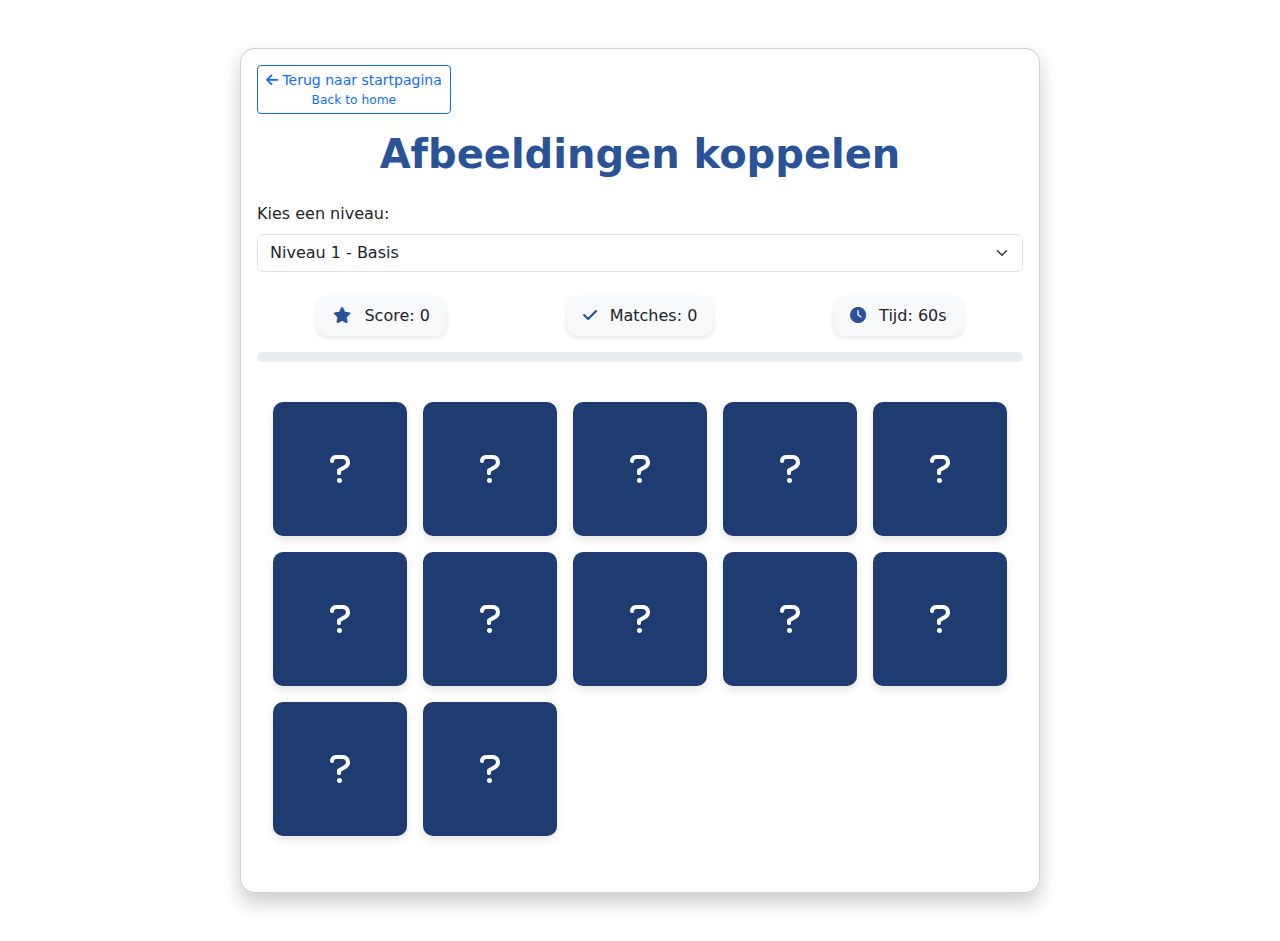
<file: afbeeldingen-spel.html>
<!DOCTYPE html>
<html lang="nl">
<head>
    <meta charset="UTF-8">
    <meta name="viewport" content="width=device-width, initial-scale=1.0">
    <title>Afbeeldingen koppelen | Match Images</title>
    <link href="https://cdn.jsdelivr.net/npm/bootstrap@5.3.0/dist/css/bootstrap.min.css" rel="stylesheet">
    <link rel="stylesheet" href="https://cdnjs.cloudflare.com/ajax/libs/font-awesome/6.0.0/css/all.min.css">
    <link rel="stylesheet" href="game-styles.css">
</head>
<body class="bg-gradient">
    <div class="container py-5">
        <div class="card main-card">
            <div class="card-body">
                <a href="index.html" class="btn btn-sm btn-outline-primary mb-3">
                    <i class="fas fa-arrow-left"></i> Terug naar startpagina
                    <small class="d-block">Back to home</small>
                </a>
                <h1 class="text-center mb-4 game-title">Afbeeldingen koppelen</h1>
                <div id="game">
                    <div id="level-container" class="mb-4"></div>
                    <div class="game-info mb-4">
                        <div class="stats-container">
                            <div class="stat-item">
                                <i class="fas fa-star"></i>
                                <span>Score: <span id="score">0</span></span>
                            </div>
                            <div class="stat-item">
                                <i class="fas fa-check"></i>
                                <span>Matches: <span id="matches">0</span></span>
                            </div>
                            <div class="stat-item">
                                <i class="fas fa-clock"></i>
                                <span>Tijd: <span id="timer">60</span>s</span>
                            </div>
                        </div>
                        <div class="progress mt-3">
                            <div id="progress-bar" class="progress-bar" role="progressbar"></div>
                        </div>
                    </div>
                    <div id="game-grid" class="match-grid mb-4">
                        <!-- Kartlar JavaScript ile eklenecek -->
                    </div>
                    <div id="feedback-container"></div>
                </div>
                <div id="game-over" style="display: none;">
                    <div class="text-center">
                        <h2 class="mb-4">🎮 Spel afgelopen! 🎮</h2>
                        <div class="final-stats mb-4">
                            <div class="stat-box">
                                <h3>Totale score</h3>
                                <span id="final-score">0</span>
                            </div>
                            <div class="stat-box">
                                <h3>Gevonden matches</h3>
                                <span id="final-matches">0</span>
                            </div>
                        </div>
                        <button class="btn btn-primary btn-lg" onclick="restartGame()">
                            🔄 Opnieuw spelen
                        </button>
                    </div>
                </div>
            </div>
        </div>
    </div>
    <script src="afbeeldingen-spel.js"></script>
</body>
</html>
</file>
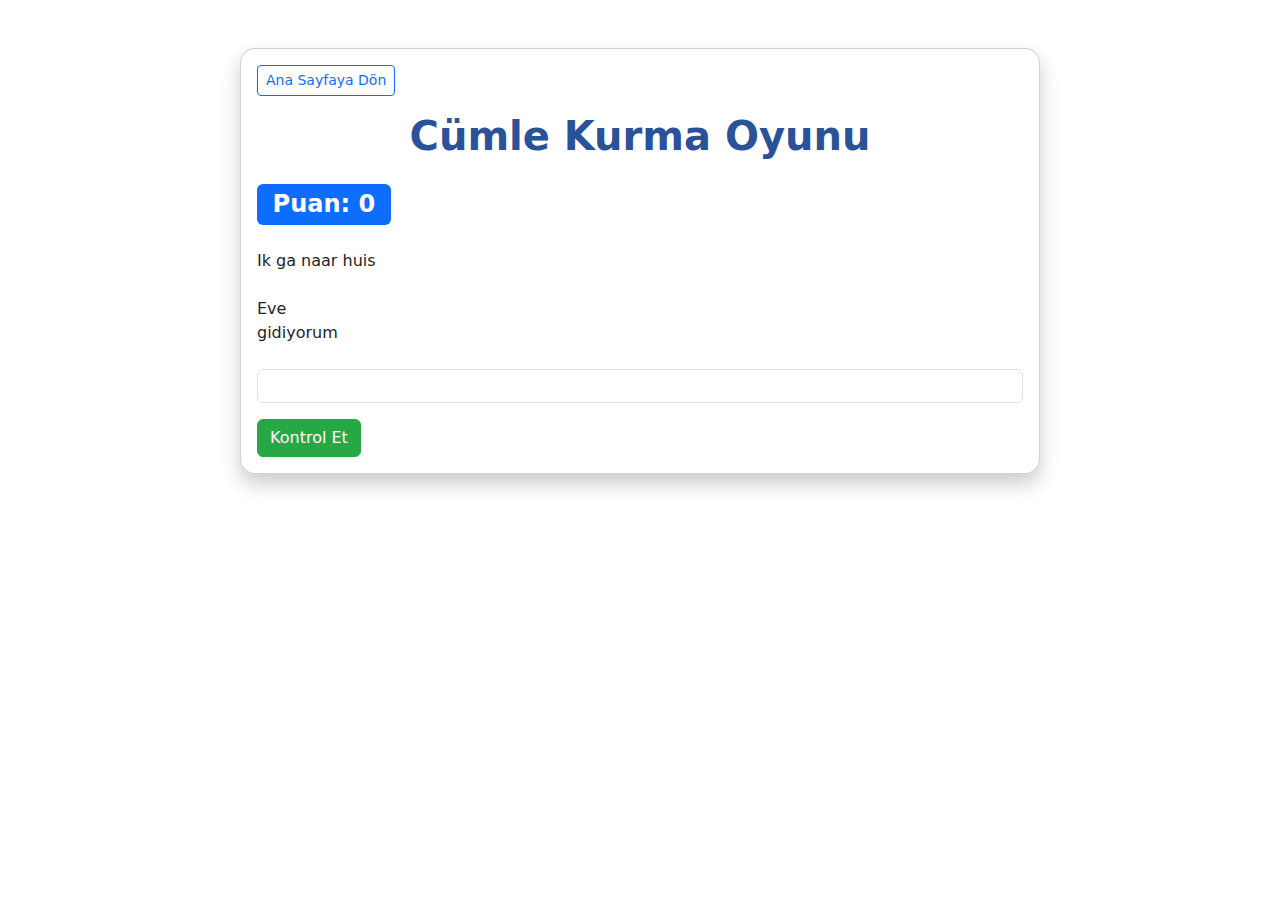
<file: cumle-oyunu.html>
<!DOCTYPE html>
<html lang="nl">
<head>
    <meta charset="UTF-8">
    <meta name="viewport" content="width=device-width, initial-scale=1.0">
    <title>Felemenkçe Cümle Kurma Oyunu</title>
    <link href="https://cdn.jsdelivr.net/npm/bootstrap@5.3.0/dist/css/bootstrap.min.css" rel="stylesheet">
    <link rel="stylesheet" href="game-styles.css">
</head>
<body class="bg-gradient">
    <div class="container py-5">
        <div class="card main-card">
            <div class="card-body">
                <a href="index.html" class="btn btn-sm btn-outline-primary mb-3">
                    <i class="fas fa-arrow-left"></i> Ana Sayfaya Dön
                </a>
                <h1 class="text-center mb-4 game-title">Cümle Kurma Oyunu</h1>
                <div id="game">
                    <div class="score-board mb-4">
                        <span class="badge bg-primary fs-4">Puan: <span id="score">0</span></span>
                    </div>
                    <div id="sentence-display" class="sentence-area mb-4"></div>
                    <div id="words-container" class="words-area mb-4"></div>
                    <div class="answer-area mb-3">
                        <div id="answer-box" class="p-3 border rounded"></div>
                    </div>
                    <button class="btn btn-success" onclick="checkSentence()">Kontrol Et</button>
                </div>
                <div id="game-over" style="display: none;">
                    <div class="text-center">
                        <h2 class="mb-4">🎮 Oyun Bitti! 🎮</h2>
                        <div class="final-score-board mb-4">
                            <h3>Toplam Puanınız: <span id="final-score">0</span></h3>
                        </div>
                        <button class="btn btn-primary btn-lg" onclick="restartGame()">
                            🔄 Yeniden Başlat
                        </button>
                    </div>
                </div>
            </div>
        </div>
    </div>
    <script src="cumle-oyunu.js"></script>
</body>
</html>
</file>
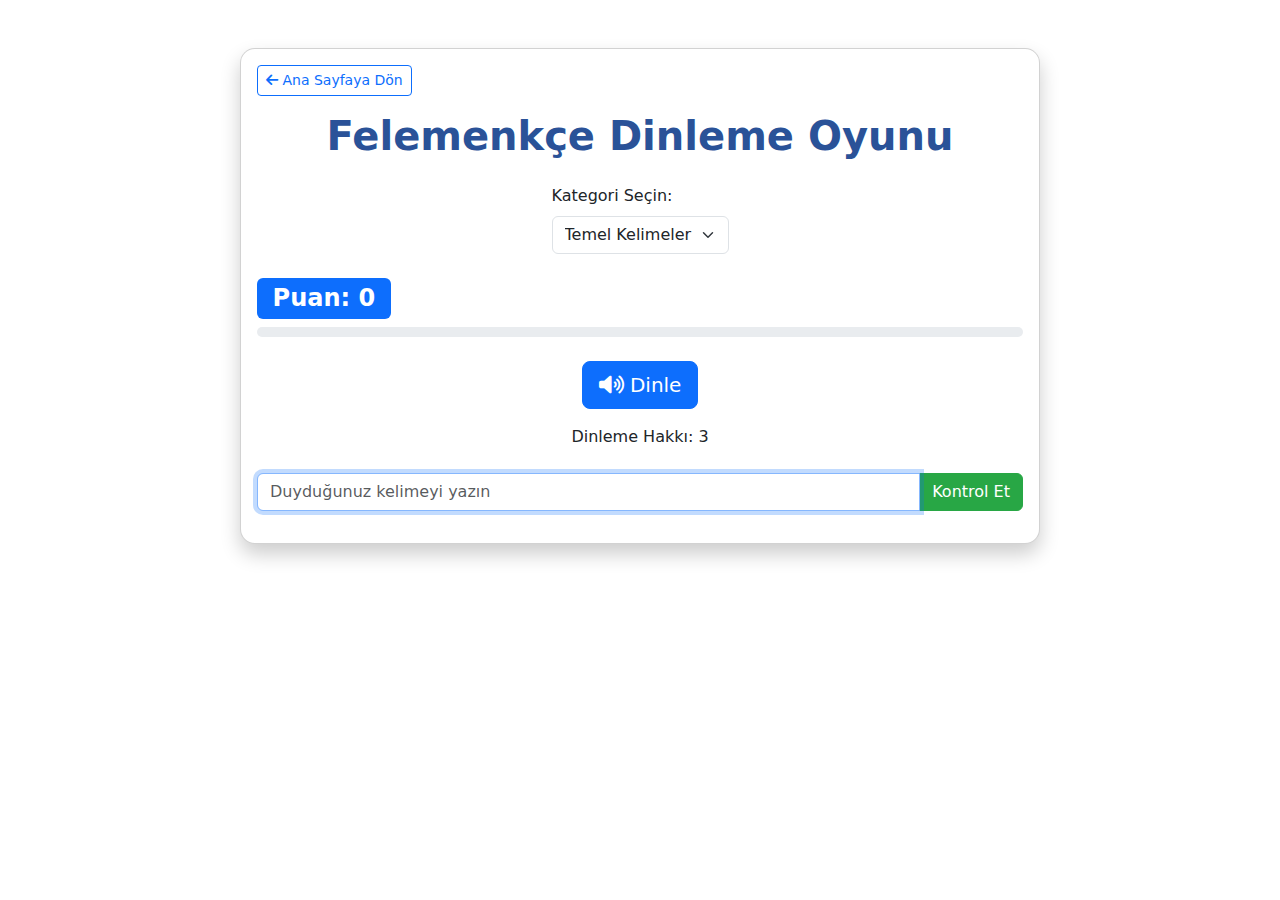
<file: dinleme-oyunu.html>
<!DOCTYPE html>
<html lang="nl">
<head>
    <meta charset="UTF-8">
    <meta name="viewport" content="width=device-width, initial-scale=1.0">
    <title>Felemenkçe Dinleme Oyunu</title>
    <link href="https://cdn.jsdelivr.net/npm/bootstrap@5.3.0/dist/css/bootstrap.min.css" rel="stylesheet">
    <link rel="stylesheet" href="https://cdnjs.cloudflare.com/ajax/libs/font-awesome/6.0.0/css/all.min.css">
    <link rel="stylesheet" href="game-styles.css">
</head>
<body class="bg-gradient">
    <div class="container py-5">
        <div class="card main-card">
            <div class="card-body">
                <a href="index.html" class="btn btn-sm btn-outline-primary mb-3">
                    <i class="fas fa-arrow-left"></i> Ana Sayfaya Dön
                </a>
                <h1 class="text-center mb-4 game-title">Felemenkçe Dinleme Oyunu</h1>
                <div id="game">
                    <div id="category-container" class="mb-4"></div>
                    <div class="game-info mb-4">
                        <div class="score-board">
                            <span class="badge bg-primary fs-4">Puan: <span id="score">0</span></span>
                        </div>
                        <div class="progress mt-2">
                            <div id="progress-bar" class="progress-bar" role="progressbar"></div>
                        </div>
                    </div>
                    <div class="listen-section text-center mb-4">
                        <button id="listen-btn" class="btn btn-lg btn-primary mb-3" onclick="playWord()">
                            <i class="fas fa-volume-up"></i> Dinle
                        </button>
                        <div class="attempts-left">
                            Dinleme Hakkı: <span id="attempts">3</span>
                        </div>
                    </div>
                    <div class="input-group mb-3">
                        <input type="text" id="answer" class="form-control" placeholder="Duyduğunuz kelimeyi yazın">
                        <button class="btn btn-success" onclick="checkAnswer()">Kontrol Et</button>
                    </div>
                    <div id="feedback-container"></div>
                </div>
                <div id="game-over" style="display: none;">
                    <div class="text-center">
                        <h2 class="mb-4">🎮 Oyun Bitti! 🎮</h2>
                        <div class="final-score-board mb-4">
                            <h3>Toplam Puanınız: <span id="final-score">0</span></h3>
                        </div>
                        <button class="btn btn-primary btn-lg" onclick="restartGame()">
                            🔄 Yeniden Başlat
                        </button>
                    </div>
                </div>
            </div>
        </div>
    </div>
    <script src="dinleme-oyunu.js"></script>
</body>
</html>
</file>
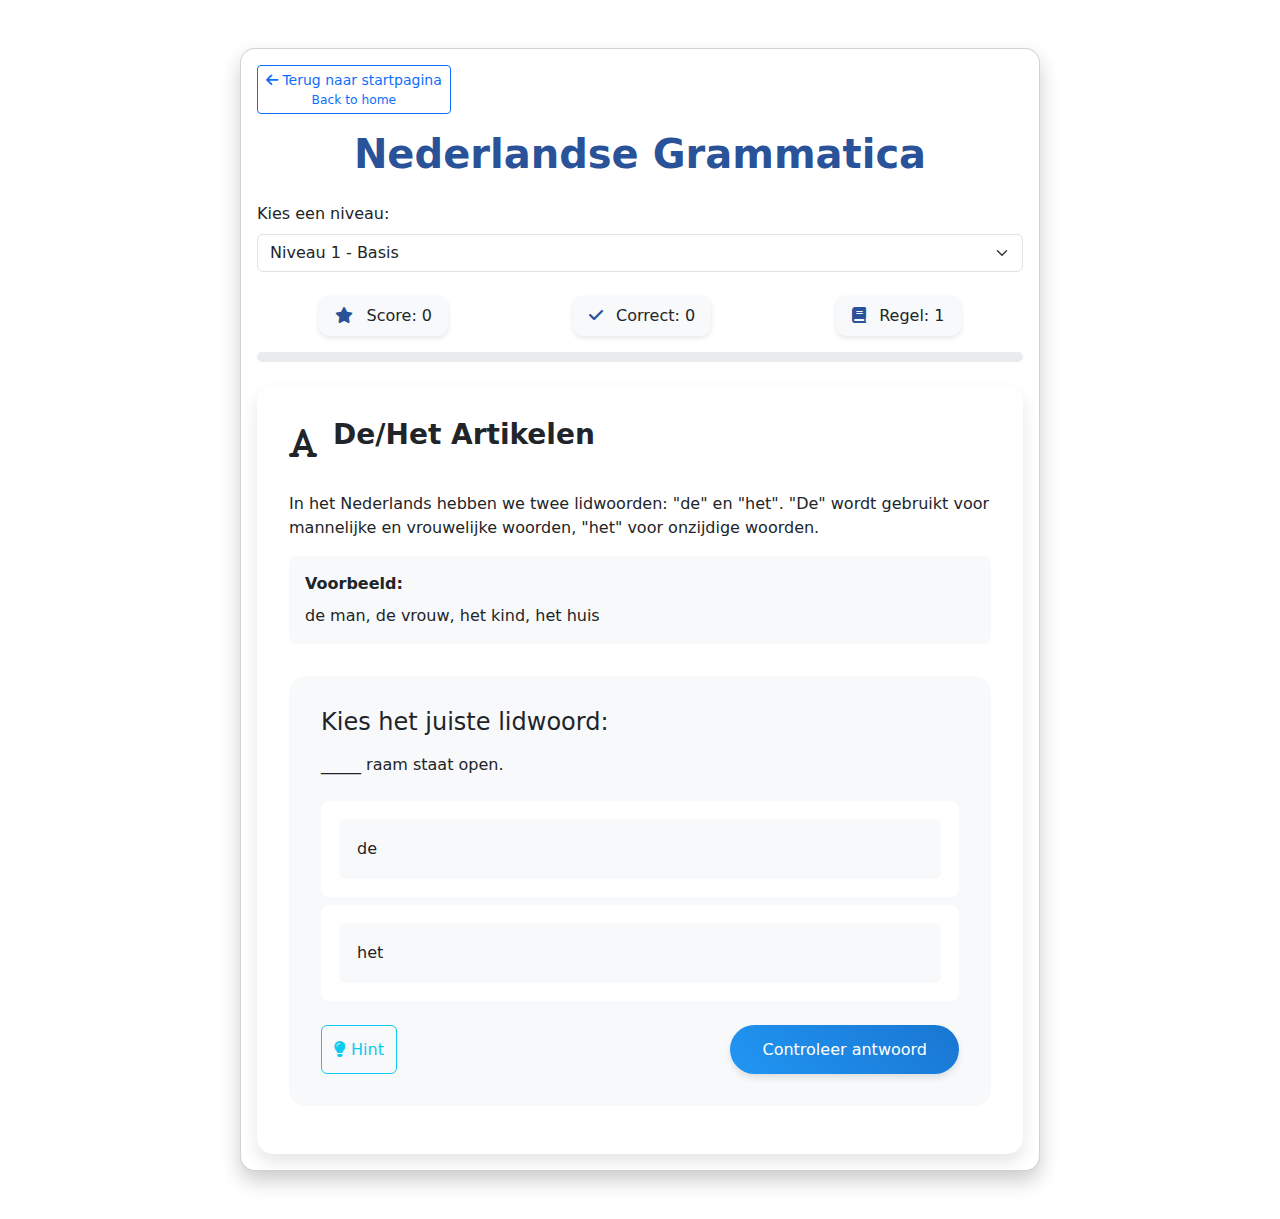
<file: grammatica-spel.html>
<!DOCTYPE html>
<html lang="nl">
<head>
    <meta charset="UTF-8">
    <meta name="viewport" content="width=device-width, initial-scale=1.0">
    <title>Nederlandse Grammatica | Grammar Exercises</title>
    <link href="https://cdn.jsdelivr.net/npm/bootstrap@5.3.0/dist/css/bootstrap.min.css" rel="stylesheet">
    <link rel="stylesheet" href="https://cdnjs.cloudflare.com/ajax/libs/font-awesome/6.0.0/css/all.min.css">
    <link rel="stylesheet" href="game-styles.css">
</head>
<body class="bg-gradient">
    <div class="container py-5">
        <div class="card main-card">
            <div class="card-body">
                <a href="index.html" class="btn btn-sm btn-outline-primary mb-3">
                    <i class="fas fa-arrow-left"></i> Terug naar startpagina
                    <small class="d-block">Back to home</small>
                </a>
                
                <h1 class="text-center mb-4 game-title">Nederlandse Grammatica</h1>
                
                <div id="game">
                    <div id="level-container" class="mb-4"></div>
                    
                    <div class="game-info mb-4">
                        <div class="stats-container">
                            <div class="stat-item">
                                <i class="fas fa-star"></i>
                                <span>Score: <span id="score">0</span></span>
                            </div>
                            <div class="stat-item">
                                <i class="fas fa-check"></i>
                                <span>Correct: <span id="correct-count">0</span></span>
                            </div>
                            <div class="stat-item">
                                <i class="fas fa-book"></i>
                                <span>Regel: <span id="grammar-rule">1</span></span>
                            </div>
                        </div>
                        <div class="progress mt-3">
                            <div id="progress-bar" class="progress-bar" role="progressbar"></div>
                        </div>
                    </div>
                    
                    <div class="grammar-content">
                        <div class="rule-section mb-4">
                            <div class="rule-header">
                                <i id="rule-icon" class="fas fa-font"></i>
                                <h3 id="rule-title" class="mb-3">Grammatica Regel</h3>
                            </div>
                            <p id="rule-description" class="mb-3"></p>
                            <div class="example-box">
                                <strong>Voorbeeld:</strong>
                                <p id="rule-example" class="mb-0"></p>
                            </div>
                        </div>
                        
                        <div class="exercise-section">
                            <h4 id="exercise-question" class="mb-3"></h4>
                            <p id="exercise-context" class="mb-4"></p>
                            
                            <div id="answer-options" class="mb-4">
                                <!-- Seçenekler JavaScript ile eklenecek -->
                            </div>
                            
                            <div class="d-flex justify-content-between">
                                <button class="btn btn-outline-info" onclick="showHint()">
                                    <i class="fas fa-lightbulb"></i> Hint
                                </button>
                                <button class="btn btn-primary" onclick="checkAnswer()">
                                    Controleer antwoord
                                </button>
                            </div>
                        </div>
                        
                        <div id="feedback-container" class="mt-3"></div>
                    </div>
                </div>
                
                <div id="game-over" style="display: none;">
                    <div class="text-center">
                        <h2 class="mb-4">🎓 Oefening voltooid! 🎓</h2>
                        <div class="final-stats mb-4">
                            <div class="stat-box">
                                <h3>Totale score</h3>
                                <span id="final-score">0</span>
                            </div>
                            <div class="stat-box">
                                <h3>Correcte antwoorden</h3>
                                <span id="final-correct">0</span>
                            </div>
                        </div>
                        
                        <div class="learned-rules mb-4">
                            <h3>Geleerde grammaticaregels:</h3>
                            <ul id="learned-rules-list" class="list-unstyled">
                                <!-- Öğrenilen kurallar JavaScript ile eklenecek -->
                            </ul>
                        </div>
                        
                        <button class="btn btn-lg btn-primary" onclick="restartGame()">
                            <i class="fas fa-redo"></i> Opnieuw beginnen
                        </button>
                    </div>
                </div>
            </div>
        </div>
    </div>
    
    <script src="grammatica-spel.js"></script>
</body>
</html>
</file>
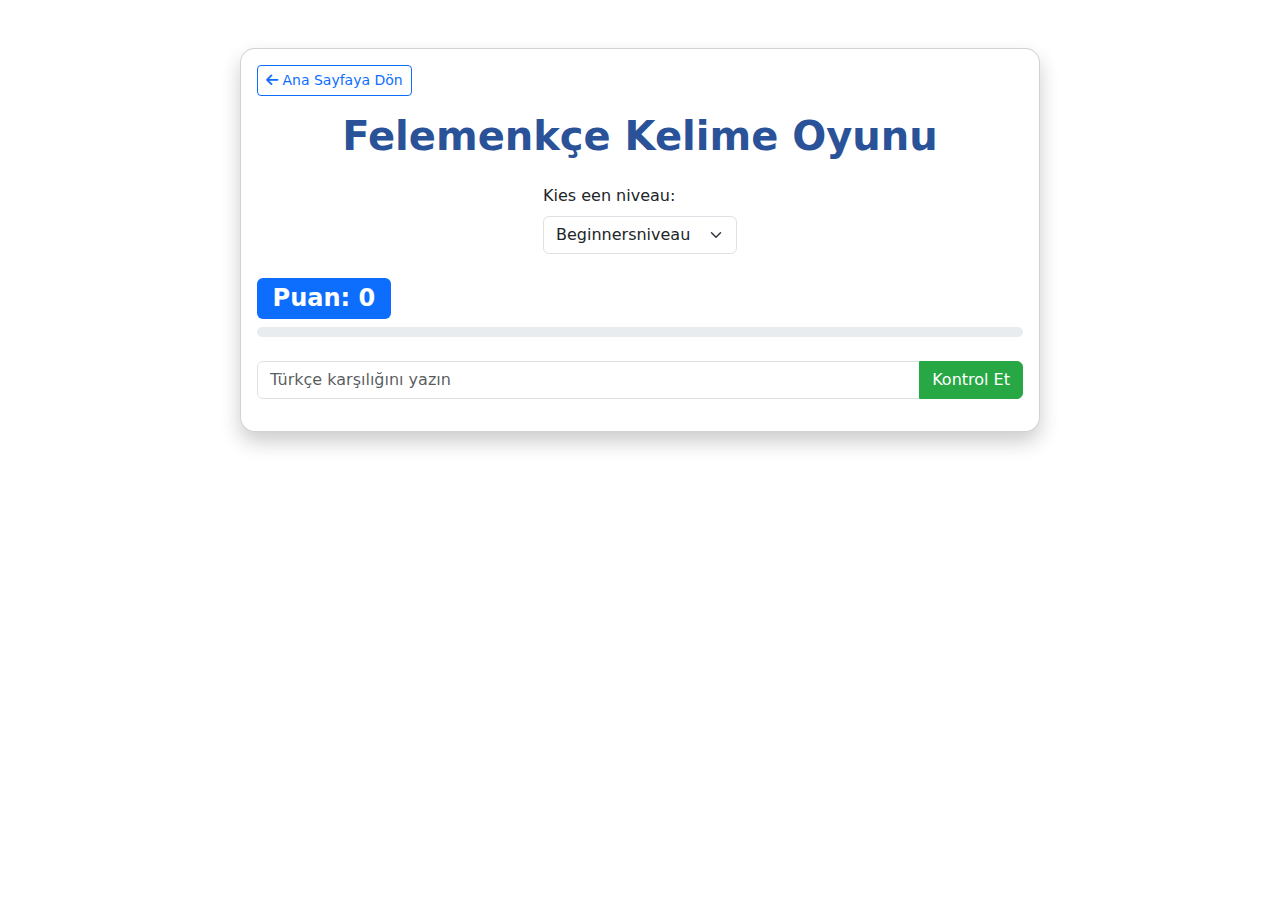
<file: kelime-oyunu.html>
<!DOCTYPE html>
<html lang="nl">
<head>
    <meta charset="UTF-8">
    <meta name="viewport" content="width=device-width, initial-scale=1.0">
    <title>Felemenkçe Kelime Oyunu</title>
    <link href="https://cdn.jsdelivr.net/npm/bootstrap@5.3.0/dist/css/bootstrap.min.css" rel="stylesheet">
    <link rel="stylesheet" href="https://cdnjs.cloudflare.com/ajax/libs/font-awesome/6.0.0/css/all.min.css">
    <link rel="stylesheet" href="game-styles.css">
</head>
<body class="bg-gradient">
    <div class="container py-5">
        <div class="card main-card">
            <div class="card-body">
                <a href="index.html" class="btn btn-sm btn-outline-primary mb-3">
                    <i class="fas fa-arrow-left"></i> Ana Sayfaya Dön
                </a>
                <h1 class="text-center mb-4 game-title">Felemenkçe Kelime Oyunu</h1>
                <div id="game">
                    <div id="category-container" class="mb-4"></div>
                    <div class="game-info mb-4">
                        <div class="score-board">
                            <span class="badge bg-primary fs-4">Puan: <span id="score">0</span></span>
                        </div>
                        <div class="progress mt-2">
                            <div id="progress-bar" class="progress-bar" role="progressbar"></div>
                        </div>
                    </div>
                    <div id="word-display" class="dutch-word"></div>
                    <div class="input-group mb-3">
                        <input type="text" id="answer" class="form-control" placeholder="Türkçe karşılığını yazın">
                        <button class="btn btn-success" onclick="checkAnswer()">Kontrol Et</button>
                    </div>
                    <div id="feedback-container"></div>
                </div>
                <div id="game-over" style="display: none;">
                    <div class="text-center">
                        <h2 class="mb-4">🎮 Oyun Bitti! 🎮</h2>
                        <div class="final-score-board mb-4">
                            <h3>Toplam Puanınız: <span id="final-score">0</span></h3>
                        </div>
                        <button class="btn btn-primary btn-lg" onclick="restartGame()">
                            🔄 Yeniden Başlat
                        </button>
                    </div>
                </div>
            </div>
        </div>
    </div>
    <script src="kelime-oyunu.js"></script>
</body>
</html>
</file>
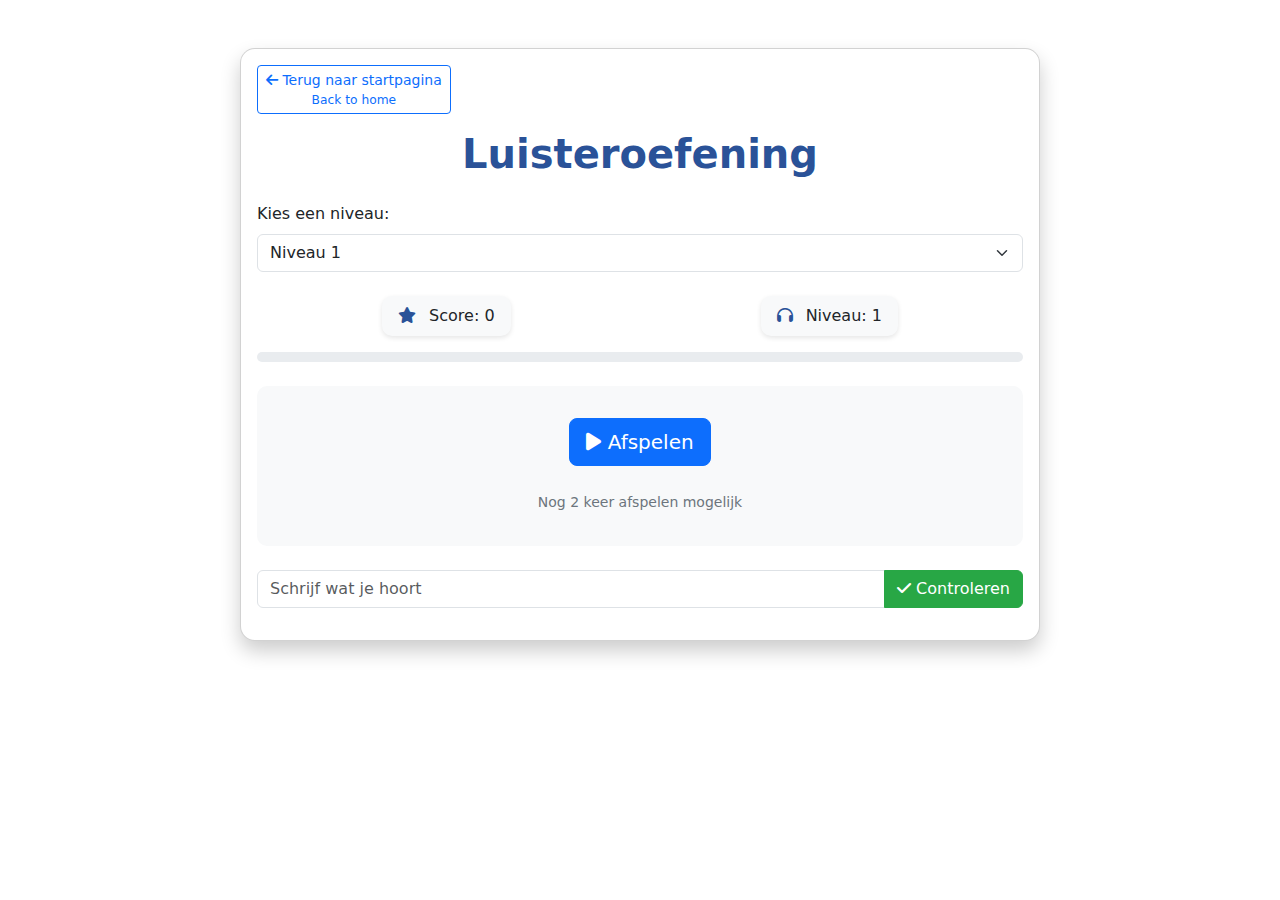
<file: luister-spel.html>
<!DOCTYPE html>
<html lang="nl">
<head>
    <meta charset="UTF-8">
    <meta name="viewport" content="width=device-width, initial-scale=1.0">
    <title>Luisteroefening</title>
    <link href="https://cdn.jsdelivr.net/npm/bootstrap@5.3.0/dist/css/bootstrap.min.css" rel="stylesheet">
    <link rel="stylesheet" href="https://cdnjs.cloudflare.com/ajax/libs/font-awesome/6.0.0/css/all.min.css">
    <link rel="stylesheet" href="game-styles.css">
</head>
<body class="bg-gradient">
    <div class="container py-5">
        <div class="card main-card">
            <div class="card-body">
                <a href="index.html" class="btn btn-sm btn-outline-primary mb-3">
                    <i class="fas fa-arrow-left"></i> Terug naar startpagina
                    <small class="d-block">Back to home</small>
                </a>
                <h1 class="text-center mb-4 game-title">Luisteroefening</h1>
                <div id="game">
                    <div id="level-container" class="mb-4"></div>
                    <div class="game-info mb-4">
                        <div class="stats-container">
                            <div class="stat-item">
                                <i class="fas fa-star"></i>
                                <span>Score: <span id="score">0</span></span>
                            </div>
                            <div class="stat-item">
                                <i class="fas fa-headphones"></i>
                                <span>Niveau: <span id="current-level">1</span></span>
                            </div>
                        </div>
                        <div class="progress mt-3">
                            <div id="progress-bar" class="progress-bar" role="progressbar"></div>
                        </div>
                    </div>
                    <div class="audio-section text-center mb-4">
                        <button id="play-button" class="btn btn-lg btn-primary mb-3">
                            <i class="fas fa-play"></i> Afspelen
                        </button>
                        <div class="plays-left">
                            <small>Nog <span id="plays-left">2</span> keer afspelen mogelijk</small>
                        </div>
                    </div>
                    <div class="input-group mb-3">
                        <input type="text" id="answer" class="form-control" placeholder="Schrijf wat je hoort">
                        <button class="btn btn-success" onclick="checkAnswer()">
                            <i class="fas fa-check"></i> Controleren
                        </button>
                    </div>
                    <div id="feedback-container"></div>
                </div>
                <div id="game-over" style="display: none;">
                    <div class="text-center">
                        <h2 class="mb-4">🎮 Oefening afgelopen! 🎮</h2>
                        <div class="final-stats mb-4">
                            <div class="stat-box">
                                <h3>Totale score</h3>
                                <span id="final-score">0</span>
                            </div>
                            <div class="stat-box">
                                <h3>Bereikt niveau</h3>
                                <span id="final-level">1</span>
                            </div>
                        </div>
                        <button class="btn btn-primary btn-lg" onclick="restartGame()">
                            🔄 Opnieuw spelen
                        </button>
                    </div>
                </div>
            </div>
        </div>
    </div>
    <script src="luister-spel.js"></script>
</body>
</html>
</file>
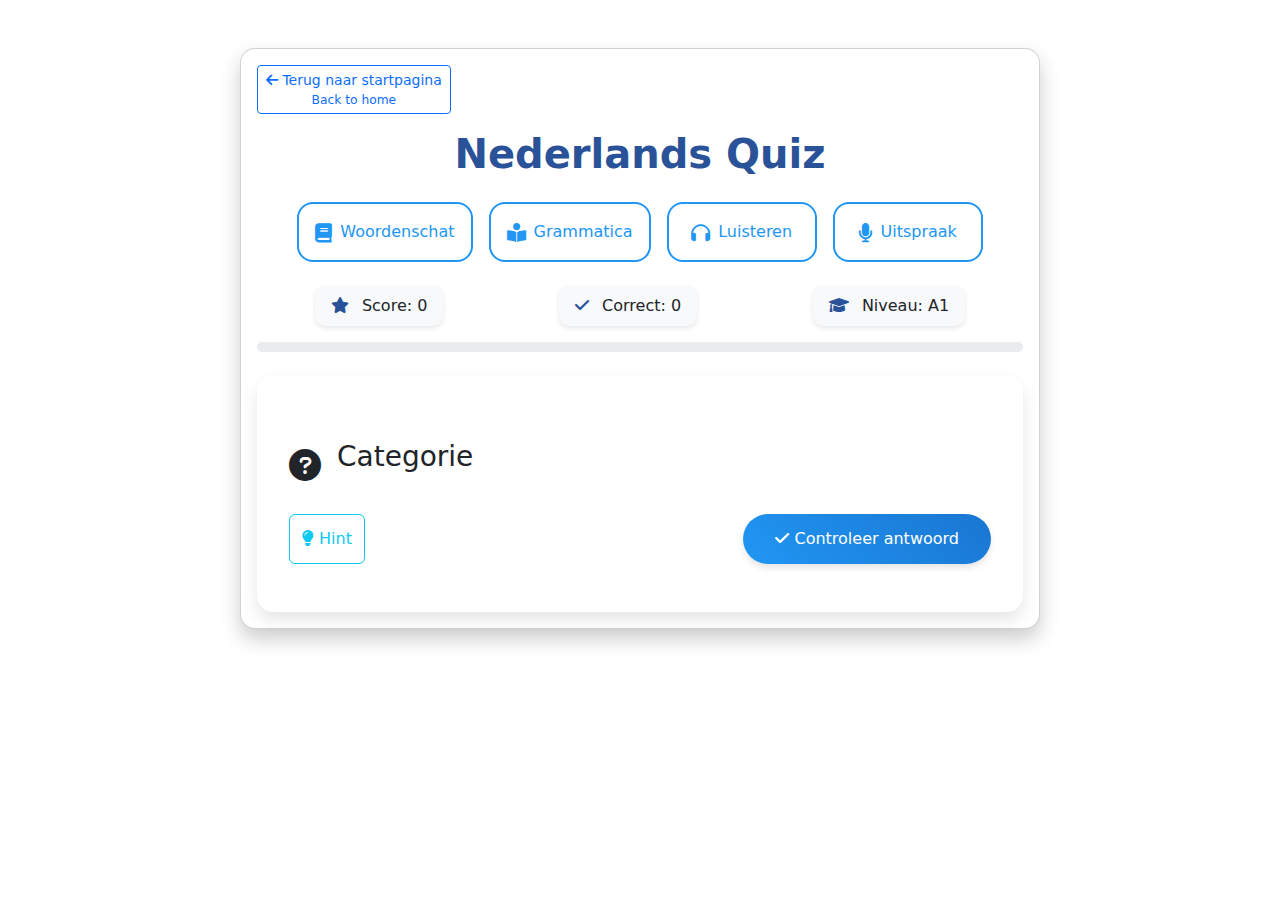
<file: quiz-spel.html>
<!DOCTYPE html>
<html lang="nl">
<head>
    <meta charset="UTF-8">
    <meta name="viewport" content="width=device-width, initial-scale=1.0">
    <title>Nederlands Quiz | Dutch Quiz</title>
    <link href="https://cdn.jsdelivr.net/npm/bootstrap@5.3.0/dist/css/bootstrap.min.css" rel="stylesheet">
    <link rel="stylesheet" href="https://cdnjs.cloudflare.com/ajax/libs/font-awesome/6.0.0/css/all.min.css">
    <link rel="stylesheet" href="game-styles.css">
</head>
<body class="bg-gradient">
    <div class="container py-5">
        <div class="card main-card">
            <div class="card-body">
                <a href="index.html" class="btn btn-sm btn-outline-primary mb-3">
                    <i class="fas fa-arrow-left"></i> Terug naar startpagina
                    <small class="d-block">Back to home</small>
                </a>
                
                <h1 class="text-center mb-4 game-title">Nederlands Quiz</h1>
                
                <div id="quiz">
                    <div id="category-container" class="mb-4"></div>
                    
                    <div class="game-info mb-4">
                        <div class="stats-container">
                            <div class="stat-item">
                                <i class="fas fa-star"></i>
                                <span>Score: <span id="score">0</span></span>
                            </div>
                            <div class="stat-item">
                                <i class="fas fa-check"></i>
                                <span>Correct: <span id="correct-count">0</span></span>
                            </div>
                            <div class="stat-item">
                                <i class="fas fa-graduation-cap"></i>
                                <span>Niveau: <span id="current-level">A1</span></span>
                            </div>
                        </div>
                        <div class="progress mt-3">
                            <div id="progress-bar" class="progress-bar" role="progressbar"></div>
                        </div>
                    </div>
                    
                    <div class="quiz-content">
                        <div class="question-section mb-4">
                            <div class="question-header">
                                <i id="question-icon" class="fas fa-question-circle"></i>
                                <h3 id="question-category" class="mb-3">Categorie</h3>
                            </div>
                            <p id="question-text" class="mb-3"></p>
                            <div class="example-box" id="question-context" style="display: none;">
                                <strong>Context:</strong>
                                <p class="mb-0"></p>
                            </div>
                        </div>
                        
                        <div class="answer-section">
                            <div id="answer-options" class="mb-4">
                                <!-- Seçenekler JavaScript ile eklenecek -->
                            </div>
                            
                            <div class="d-flex justify-content-between">
                                <button class="btn btn-outline-info" onclick="showHint()">
                                    <i class="fas fa-lightbulb"></i> Hint
                                </button>
                                <button class="btn btn-primary" onclick="checkAnswer()" id="check-answer-btn">
                                    <i class="fas fa-check"></i> Controleer antwoord
                                </button>
                            </div>
                        </div>
                        
                        <div id="feedback-container" class="mt-3"></div>
                    </div>
                </div>
                
                <div id="quiz-over" style="display: none;">
                    <div class="text-center">
                        <h2 class="mb-4">🎓 Quiz voltooid! 🎓</h2>
                        <div class="final-stats mb-4">
                            <div class="stat-box">
                                <h3>Totale score</h3>
                                <span id="final-score">0</span>
                            </div>
                            <div class="stat-box">
                                <h3>Correcte antwoorden</h3>
                                <span id="final-correct">0</span>
                            </div>
                            <div class="stat-box">
                                <h3>Jouw niveau</h3>
                                <span id="final-level">A1</span>
                            </div>
                        </div>
                        
                        <div class="category-results mb-4">
                            <h3>Resultaten per categorie:</h3>
                            <ul id="category-results-list" class="list-unstyled">
                                <!-- Kategori sonuçları JavaScript ile eklenecek -->
                            </ul>
                        </div>
                        
                        <button class="btn btn-lg btn-primary" onclick="restartQuiz()">
                            <i class="fas fa-redo"></i> Opnieuw proberen
                        </button>
                    </div>
                </div>
            </div>
        </div>
    </div>
    
    <script src="quiz-spel.js"></script>
</body>
</html>
</file>
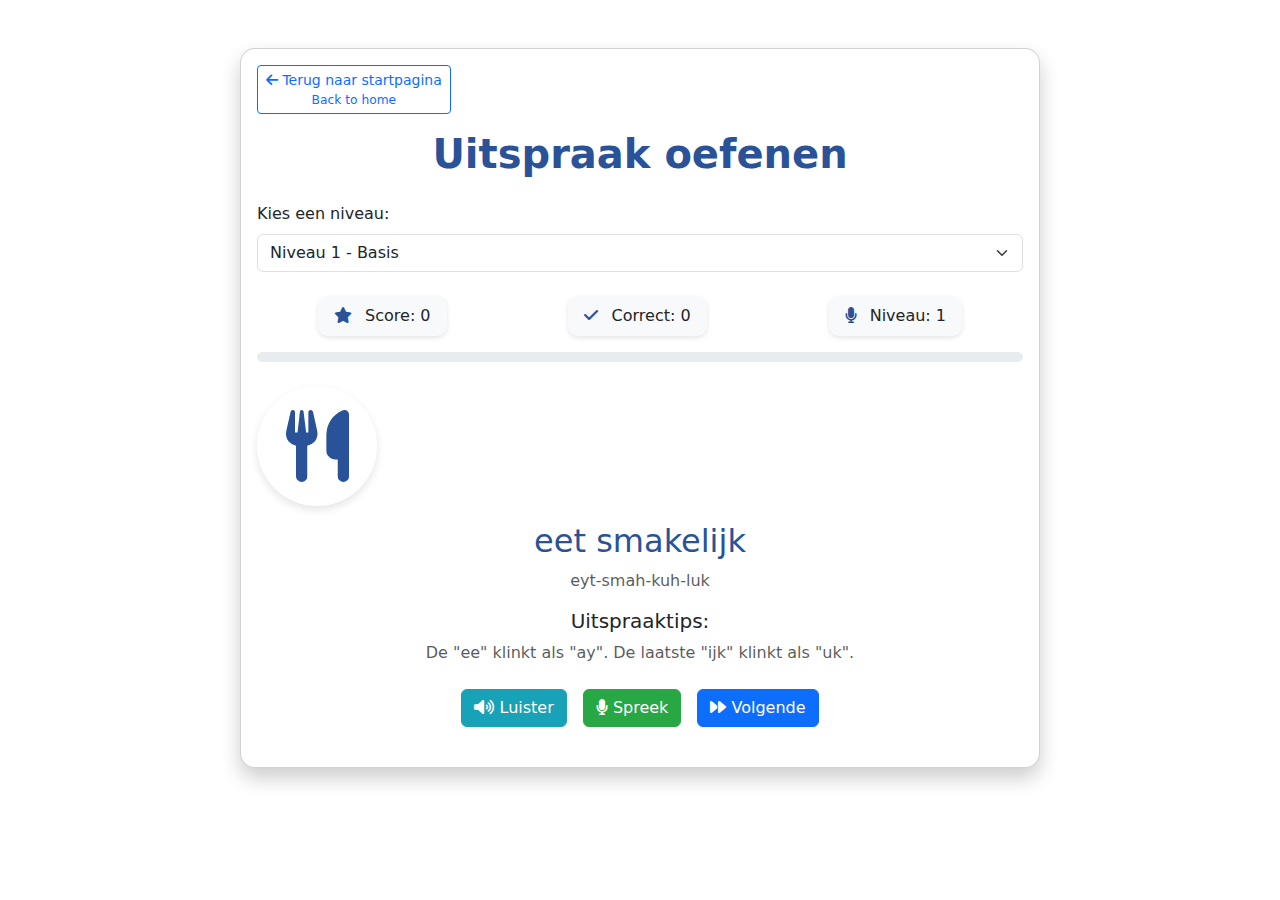
<file: uitspraak-spel.html>
<!DOCTYPE html>
<html lang="nl">
<head>
    <meta charset="UTF-8">
    <meta name="viewport" content="width=device-width, initial-scale=1.0">
    <title>Uitspraak | Pronunciation</title>
    <link href="https://cdn.jsdelivr.net/npm/bootstrap@5.3.0/dist/css/bootstrap.min.css" rel="stylesheet">
    <link rel="stylesheet" href="https://cdnjs.cloudflare.com/ajax/libs/font-awesome/6.0.0/css/all.min.css">
    <link rel="stylesheet" href="game-styles.css">
</head>
<body class="bg-gradient">
    <div class="container py-5">
        <div class="card main-card">
            <div class="card-body">
                <a href="index.html" class="btn btn-sm btn-outline-primary mb-3">
                    <i class="fas fa-arrow-left"></i> Terug naar startpagina
                    <small class="d-block">Back to home</small>
                </a>
                <h1 class="text-center mb-4 game-title">Uitspraak oefenen</h1>
                <div id="game">
                    <div id="level-container" class="mb-4"></div>
                    <div class="game-info mb-4">
                        <div class="stats-container">
                            <div class="stat-item">
                                <i class="fas fa-star"></i>
                                <span>Score: <span id="score">0</span></span>
                            </div>
                            <div class="stat-item">
                                <i class="fas fa-check"></i>
                                <span>Correct: <span id="correct-count">0</span></span>
                            </div>
                            <div class="stat-item">
                                <i class="fas fa-microphone"></i>
                                <span>Niveau: <span id="current-level">1</span></span>
                            </div>
                        </div>
                        <div class="progress mt-3">
                            <div id="progress-bar" class="progress-bar" role="progressbar"></div>
                        </div>
                    </div>
                    <div class="pronunciation-section mb-4">
                        <div class="word-display text-center mb-4">
                            <div class="word-icon">
                                <i id="word-icon" class="fas fa-volume-up"></i>
                            </div>
                            <h2 id="current-word" class="dutch-word mb-2"></h2>
                            <p id="phonetic" class="text-muted mb-3"></p>
                            <div class="pronunciation-tips mb-4">
                                <h5>Uitspraaktips:</h5>
                                <p id="tips" class="text-muted"></p>
                            </div>
                            <div class="d-flex justify-content-center gap-3">
                                <button class="btn btn-info" onclick="playWord()">
                                    <i class="fas fa-volume-up"></i> Luister
                                </button>
                                <button class="btn btn-success" onclick="startRecording()">
                                    <i class="fas fa-microphone"></i> Spreek
                                </button>
                                <button class="btn btn-primary" onclick="showNextWord()">
                                    <i class="fas fa-forward"></i> Volgende
                                </button>
                            </div>
                        </div>
                        <div id="recording-status" class="text-center mt-3">
                            <div class="recording-waves" style="display: none;">
                                <i class="fas fa-circle recording-dot"></i>
                                <span>Opnemen...</span>
                            </div>
                        </div>
                        <div id="feedback-container" class="text-center mt-3"></div>
                    </div>
                </div>
                <div id="game-over" style="display: none;">
                    <div class="text-center">
                        <h2 class="mb-4">🎮 Oefening afgelopen! 🎮</h2>
                        <div class="final-stats mb-4">
                            <div class="stat-box">
                                <h3>Totale score</h3>
                                <span id="final-score">0</span>
                            </div>
                            <div class="stat-box">
                                <h3>Correcte uitspraak</h3>
                                <span id="final-correct">0</span>
                            </div>
                        </div>
                        <button class="btn btn-primary btn-lg" onclick="restartGame()">
                            🔄 Opnieuw oefenen
                        </button>
                    </div>
                </div>
            </div>
        </div>
    </div>
    <script src="uitspraak-spel.js"></script>
</body>
</html>
</file>
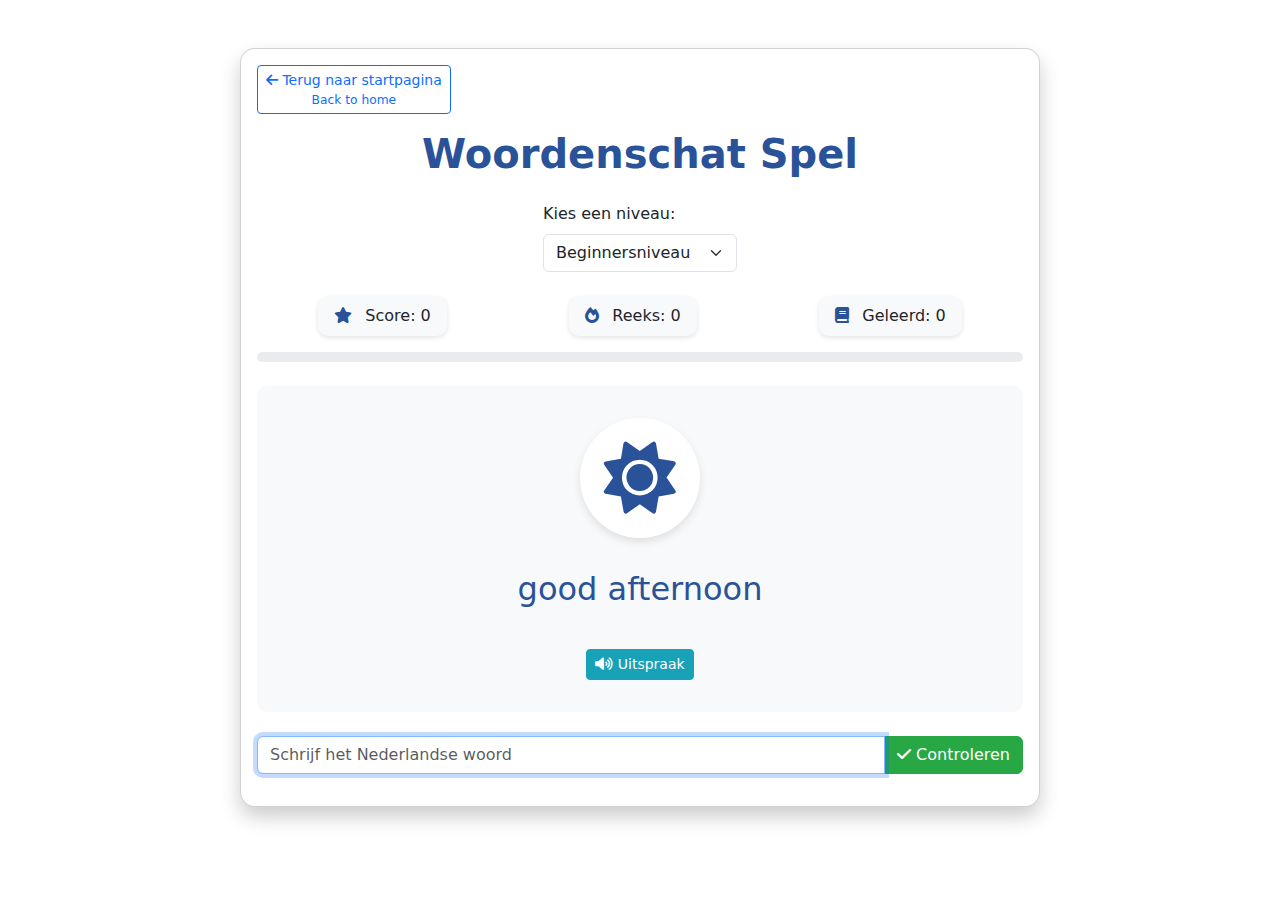
<file: woorden-spel.html>
<!DOCTYPE html>
<html lang="nl">
<head>
    <meta charset="UTF-8">
    <meta name="viewport" content="width=device-width, initial-scale=1.0">
    <title>Woordenschat Spel</title>
    <link href="https://cdn.jsdelivr.net/npm/bootstrap@5.3.0/dist/css/bootstrap.min.css" rel="stylesheet">
    <link rel="stylesheet" href="https://cdnjs.cloudflare.com/ajax/libs/font-awesome/6.0.0/css/all.min.css">
    <link rel="stylesheet" href="game-styles.css">
</head>
<body class="bg-gradient">
    <div class="container py-5">
        <div class="card main-card">
            <div class="card-body">
                <a href="index.html" class="btn btn-sm btn-outline-primary mb-3">
                    <i class="fas fa-arrow-left"></i> Terug naar startpagina
                    <small class="d-block">Back to home</small>
                </a>
                <h1 class="text-center mb-4 game-title">Woordenschat Spel</h1>
                <div id="game">
                    <div id="category-container" class="mb-4"></div>
                    <div class="game-info mb-4">
                        <div class="stats-container">
                            <div class="stat-item">
                                <i class="fas fa-star"></i>
                                <span>Score: <span id="score">0</span></span>
                            </div>
                            <div class="stat-item">
                                <i class="fas fa-fire"></i>
                                <span>Reeks: <span id="streak">0</span></span>
                            </div>
                            <div class="stat-item">
                                <i class="fas fa-book"></i>
                                <span>Geleerd: <span id="learned-words">0</span></span>
                            </div>
                        </div>
                        <div class="progress mt-3">
                            <div id="progress-bar" class="progress-bar" role="progressbar"></div>
                        </div>
                    </div>
                    <div id="word-display" class="word-section mb-4"></div>
                    <div class="input-group mb-3">
                        <input type="text" id="answer" class="form-control" placeholder="Schrijf de vertaling">
                        <button class="btn btn-success" onclick="checkAnswer()">
                            <i class="fas fa-check"></i> Controleren
                        </button>
                    </div>
                    <div id="feedback-container"></div>
                </div>
                <div id="game-over" style="display: none;">
                    <div class="text-center">
                        <h2 class="mb-4">🎮 Spel afgelopen! 🎮</h2>
                        <div class="final-stats mb-4">
                            <div class="stat-box">
                                <h3>Totale score</h3>
                                <span id="final-score">0</span>
                            </div>
                            <div class="stat-box">
                                <h3>Geleerde woorden</h3>
                                <span id="final-learned">0</span>
                            </div>
                        </div>
                        <button class="btn btn-primary btn-lg" onclick="restartGame()">
                            🔄 Opnieuw spelen
                        </button>
                    </div>
                </div>
            </div>
        </div>
    </div>
    <script src="woorden-spel.js"></script>
</body>
</html>
</file>
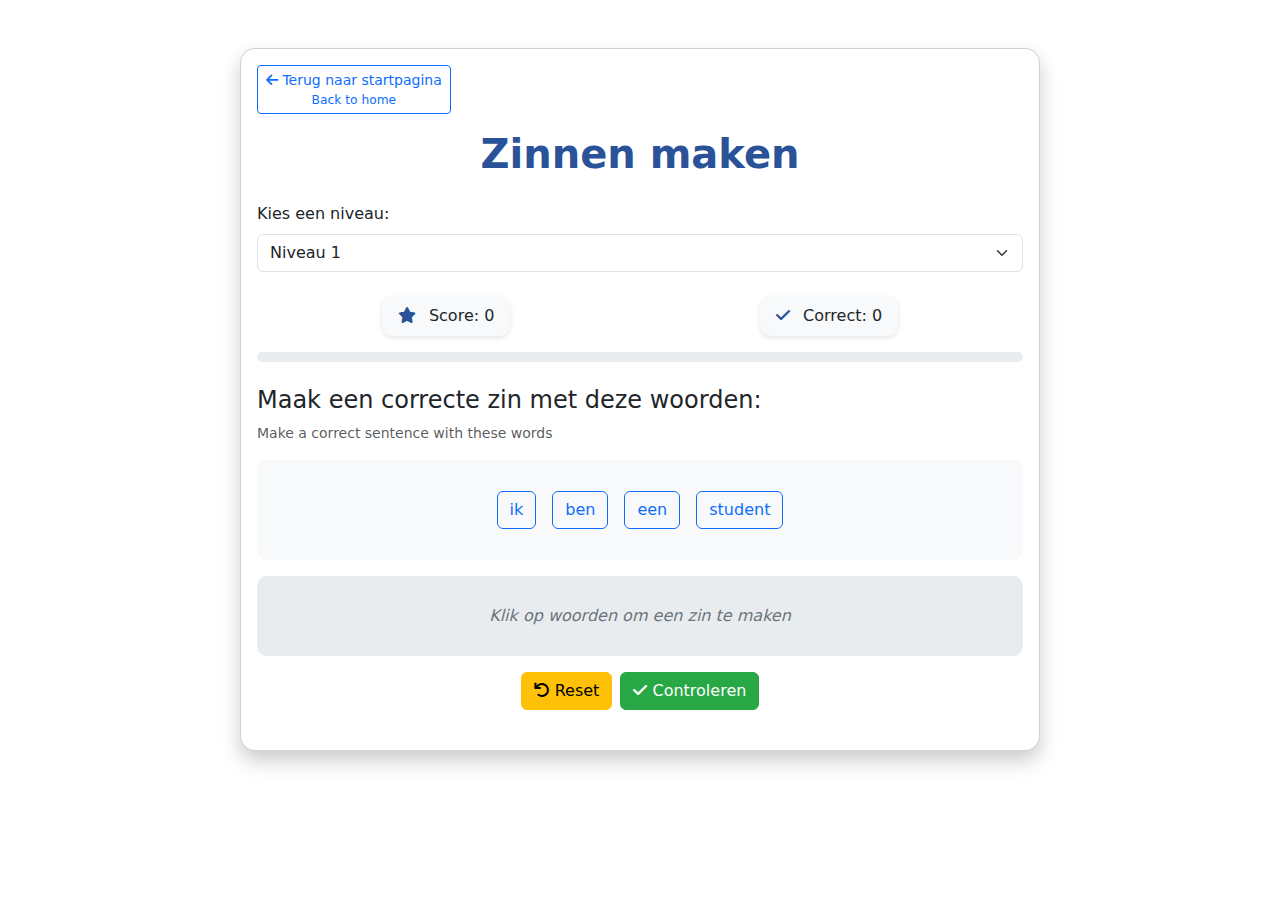
<file: zinnen-spel.html>
<!DOCTYPE html>
<html lang="nl">
<head>
    <meta charset="UTF-8">
    <meta name="viewport" content="width=device-width, initial-scale=1.0">
    <title>Zinnen maken</title>
    <link href="https://cdn.jsdelivr.net/npm/bootstrap@5.3.0/dist/css/bootstrap.min.css" rel="stylesheet">
    <link rel="stylesheet" href="https://cdnjs.cloudflare.com/ajax/libs/font-awesome/6.0.0/css/all.min.css">
    <link rel="stylesheet" href="game-styles.css">
</head>
<body class="bg-gradient">
    <div class="container py-5">
        <div class="card main-card">
            <div class="card-body">
                <a href="index.html" class="btn btn-sm btn-outline-primary mb-3">
                    <i class="fas fa-arrow-left"></i> Terug naar startpagina
                    <small class="d-block">Back to home</small>
                </a>
                <h1 class="text-center mb-4 game-title">Zinnen maken</h1>
                <div id="game">
                    <div id="level-container" class="mb-4"></div>
                    <div class="game-info mb-4">
                        <div class="stats-container">
                            <div class="stat-item">
                                <i class="fas fa-star"></i>
                                <span>Score: <span id="score">0</span></span>
                            </div>
                            <div class="stat-item">
                                <i class="fas fa-check"></i>
                                <span>Correct: <span id="correct-count">0</span></span>
                            </div>
                        </div>
                        <div class="progress mt-3">
                            <div id="progress-bar" class="progress-bar" role="progressbar"></div>
                        </div>
                    </div>
                    <div class="sentence-section mb-4">
                        <div class="sentence-instruction mb-3">
                            <h4>Maak een correcte zin met deze woorden:</h4>
                            <small class="text-muted d-block">Make a correct sentence with these words</small>
                        </div>
                        <div id="word-bank" class="word-bank mb-3"></div>
                        <div id="sentence-builder" class="sentence-builder mb-3"></div>
                        <div class="d-flex justify-content-center gap-2">
                            <button class="btn btn-warning" onclick="resetSentence()">
                                <i class="fas fa-undo"></i> Reset
                            </button>
                            <button class="btn btn-success" onclick="checkSentence()">
                                <i class="fas fa-check"></i> Controleren
                            </button>
                        </div>
                    </div>
                    <div id="feedback-container"></div>
                </div>
                <div id="game-over" style="display: none;">
                    <div class="text-center">
                        <h2 class="mb-4">🎮 Oefening afgelopen! 🎮</h2>
                        <div class="final-stats mb-4">
                            <div class="stat-box">
                                <h3>Totale score</h3>
                                <span id="final-score">0</span>
                            </div>
                            <div class="stat-box">
                                <h3>Correcte zinnen</h3>
                                <span id="final-correct">0</span>
                            </div>
                        </div>
                        <button class="btn btn-primary btn-lg" onclick="restartGame()">
                            🔄 Opnieuw spelen
                        </button>
                    </div>
                </div>
            </div>
        </div>
    </div>
    <script src="zinnen-spel.js"></script>
</body>
</html>
</file>
<file: game-styles.css>
.bg-gradient {
    background: linear-gradient(135deg, #1a2a6c, #b21f1f, #fdbb2d);
    min-height: 100vh;
}

.main-card {
    max-width: 800px;
    margin: 0 auto;
    border-radius: 15px;
    box-shadow: 0 10px 20px rgba(0, 0, 0, 0.2);
    background: white;
}

.game-title {
    color: #2a5298;
    font-weight: bold;
}

.stats-container {
    display: flex;
    justify-content: space-around;
    margin-bottom: 1rem;
}

.stat-item {
    text-align: center;
    background: #f8f9fa;
    padding: 0.5rem 1rem;
    border-radius: 10px;
    box-shadow: 0 2px 5px rgba(0, 0, 0, 0.1);
}

.stat-item i {
    color: #2a5298;
    margin-right: 0.5rem;
}

.word-section {
    text-align: center;
    padding: 2rem;
    background: #f8f9fa;
    border-radius: 10px;
    margin: 1rem 0;
}

.word-container {
    display: flex;
    flex-direction: column;
    align-items: center;
    gap: 1rem;
}

.word-icon {
    font-size: 1.5em;
    color: #2a5298;
    background: white;
    width: 120px;
    height: 120px;
    border-radius: 60px;
    display: flex;
    align-items: center;
    justify-content: center;
    box-shadow: 0 4px 8px rgba(0, 0, 0, 0.1);
    transition: transform 0.3s ease;
}

.word-icon:hover {
    transform: scale(1.1);
}

.word-icon i {
    font-size: 3em;
}

.dutch-word {
    font-size: 2rem;
    color: #2a5298;
    margin: 1rem 0;
}

.progress {
    height: 10px;
    border-radius: 5px;
}

.progress-bar {
    background-color: #2a5298;
    transition: width 0.3s ease;
}

.final-stats {
    display: flex;
    justify-content: center;
    gap: 2rem;
}

.stat-box {
    background: #f8f9fa;
    padding: 1.5rem;
    border-radius: 10px;
    text-align: center;
    min-width: 200px;
}

.stat-box h3 {
    color: #2a5298;
    font-size: 1.2rem;
    margin-bottom: 1rem;
}

.stat-box span {
    font-size: 2rem;
    font-weight: bold;
    color: #1e3c72;
}

/* Cümle kurma oyunu için özel stiller */
.word-bank {
    background: #f8f9fa;
    padding: 1rem;
    border-radius: 10px;
    min-height: 100px;
    display: flex;
    flex-wrap: wrap;
    gap: 0.5rem;
    justify-content: center;
    align-items: center;
}

.sentence-builder {
    background: #e9ecef;
    padding: 1rem;
    border-radius: 10px;
    min-height: 80px;
    display: flex;
    flex-wrap: wrap;
    gap: 0.5rem;
    justify-content: center;
    align-items: center;
    margin: 1rem 0;
}

.empty-builder {
    color: #6c757d;
    font-style: italic;
}

/* Dinleme oyunu için özel stiller */
.audio-section {
    background: #f8f9fa;
    padding: 2rem;
    border-radius: 10px;
    margin: 1rem 0;
}

.plays-left {
    color: #6c757d;
    margin-top: 0.5rem;
}

/* Butonlar için özel stiller */
.btn-success {
    background-color: #28a745;
    border-color: #28a745;
}

.btn-success:hover {
    background-color: #218838;
    border-color: #1e7e34;
}

.btn-info {
    background-color: #17a2b8;
    border-color: #17a2b8;
    color: white;
}

.btn-info:hover {
    background-color: #138496;
    border-color: #117a8b;
    color: white;
}

/* Responsive tasarım */
@media (max-width: 576px) {
    .stats-container {
        flex-direction: column;
        gap: 1rem;
    }
    
    .final-stats {
        flex-direction: column;
    }
    
    .word-icon {
        width: 100px;
        height: 100px;
    }
    
    .word-icon i {
        font-size: 2.5em;
    }
    
    .dutch-word {
        font-size: 1.5rem;
    }
}

/* Resim eşleştirme oyunu için stiller */
.match-grid {
    display: grid;
    grid-template-columns: repeat(auto-fit, minmax(120px, 1fr));
    gap: 1rem;
    padding: 1rem;
}

.match-card {
    position: relative;
    aspect-ratio: 1;
    perspective: 1000px;
    cursor: pointer;
}

.match-card-inner {
    position: relative;
    width: 100%;
    height: 100%;
    text-align: center;
    transition: transform 0.6s;
    transform-style: preserve-3d;
}

.match-card.flipped .match-card-inner {
    transform: rotateY(180deg);
}

.match-card-front,
.match-card-back {
    position: absolute;
    width: 100%;
    height: 100%;
    backface-visibility: hidden;
    border-radius: 10px;
    display: flex;
    align-items: center;
    justify-content: center;
    font-size: 2em;
    box-shadow: 0 4px 8px rgba(0,0,0,0.1);
}

.match-card-front {
    background-color: #1e3c72;
    color: white;
}

.match-card-back {
    background-color: white;
    transform: rotateY(180deg);
}

.match-card-back i {
    font-size: 2.5em;
    color: #1e3c72;
}

.match-card.matched .match-card-back {
    background-color: #28a745;
}

.match-card.matched .match-card-back i {
    color: white;
}

@media (max-width: 768px) {
    .match-grid {
        grid-template-columns: repeat(auto-fit, minmax(80px, 1fr));
        gap: 0.5rem;
    }
    
    .match-card-back i {
        font-size: 1.5em;
    }
}

/* Dilbilgisi oyunu için ek stiller */
.grammar-content {
    background-color: #fff;
    border-radius: 1rem;
    padding: 2rem;
    box-shadow: 0 0.5rem 1rem rgba(0, 0, 0, 0.1);
}

.rule-header {
    display: flex;
    align-items: center;
    gap: 1rem;
    margin-bottom: 1.5rem;
}

.rule-header i {
    font-size: 2rem;
    color: var(--primary-color);
}

.rule-header h3 {
    margin: 0;
    color: var(--primary-color);
    font-weight: 600;
}

.example-box {
    background-color: #f8f9fa;
    border-left: 4px solid var(--primary-color);
    padding: 1rem;
    border-radius: 0.5rem;
    margin-top: 1rem;
}

.example-box strong {
    color: var(--primary-color);
    display: block;
    margin-bottom: 0.5rem;
}

.exercise-section {
    background-color: #f8f9fa;
    padding: 2rem;
    border-radius: 1rem;
    margin-top: 2rem;
}

.form-check {
    background-color: #fff;
    padding: 1rem;
    border-radius: 0.5rem;
    margin-bottom: 1rem;
    transition: all 0.3s ease;
    border: 2px solid transparent;
}

.form-check:hover {
    border-color: var(--primary-color);
    transform: translateX(0.5rem);
}

.form-check-input:checked + .form-check-label {
    color: var(--primary-color);
    font-weight: 600;
}

.learned-rules li {
    display: flex;
    align-items: center;
    gap: 0.5rem;
    padding: 0.5rem;
    background-color: #f8f9fa;
    border-radius: 0.5rem;
    margin-bottom: 0.5rem;
}

.learned-rules i {
    color: #28a745;
}

/* Responsive düzenlemeler */
@media (max-width: 768px) {
    .grammar-content {
        padding: 1rem;
    }
    
    .exercise-section {
        padding: 1rem;
    }
    
    .form-check:hover {
        transform: none;
    }
}

.option-container {
    background-color: #f8f9fa;
    border: 2px solid transparent;
    transition: all 0.3s ease;
    padding: 1rem;
    border-radius: 0.5rem;
    cursor: pointer;
    user-select: none;
}

.option-container:hover {
    background-color: #e9ecef;
    border-color: #dee2e6;
    transform: translateX(0.5rem);
}

.option-container.selected {
    background-color: #e3f2fd;
    border-color: #2196f3;
}

@media (max-width: 768px) {
    .option-container:hover {
        transform: none;
    }
}

/* Quiz özel stilleri */
.quiz-content {
    background-color: #fff;
    border-radius: 1rem;
    padding: 2rem;
    box-shadow: 0 0.5rem 1rem rgba(0, 0, 0, 0.1);
}

.question-header {
    display: flex;
    align-items: center;
    gap: 1rem;
    margin-bottom: 1.5rem;
}

.question-header i {
    font-size: 2rem;
    color: var(--primary-color);
}

.option-container {
    background-color: #f8f9fa;
    border: 2px solid transparent;
    border-radius: 0.5rem;
    transition: all 0.3s ease;
    cursor: pointer;
    user-select: none;
}

.option-container:hover {
    background-color: #e9ecef;
    transform: translateX(0.5rem);
}

.option-container.selected {
    background-color: #e3f2fd;
    border-color: #2196f3;
}

.option-container label {
    cursor: pointer;
    padding: 1rem;
    margin: 0;
    width: 100%;
    display: block;
}

/* Dinleme soruları için */
.audio-button {
    background: linear-gradient(45deg, #2196f3, #1976d2);
    color: white;
    padding: 1rem 2rem;
    border-radius: 2rem;
    border: none;
    box-shadow: 0 4px 6px rgba(0, 0, 0, 0.1);
    transition: all 0.3s ease;
}

.audio-button:hover {
    transform: translateY(-2px);
    box-shadow: 0 6px 8px rgba(0, 0, 0, 0.15);
}

/* Konuşma soruları için */
.speak-button {
    background: linear-gradient(45deg, #4caf50, #388e3c);
    color: white;
    padding: 1rem 2rem;
    border-radius: 2rem;
    border: none;
    box-shadow: 0 4px 6px rgba(0, 0, 0, 0.1);
    transition: all 0.3s ease;
}

.speak-button:hover {
    transform: translateY(-2px);
    box-shadow: 0 6px 8px rgba(0, 0, 0, 0.15);
}

.recording-animation {
    animation: pulse 1.5s infinite;
}

@keyframes pulse {
    0% { transform: scale(1); }
    50% { transform: scale(1.1); }
    100% { transform: scale(1); }
}

/* Kategori butonları için yeni stiller */
#category-container {
    display: flex;
    flex-wrap: wrap;
    justify-content: center;
    gap: 1rem;
    margin-bottom: 2rem;
}

.category-btn {
    flex: 0 1 auto;
    min-width: 150px;
    padding: 1rem;
    border-radius: 1rem;
    background: white;
    border: 2px solid #2196f3;
    color: #2196f3;
    transition: all 0.3s ease;
    display: flex;
    align-items: center;
    justify-content: center;
    gap: 0.5rem;
}

.category-btn:hover {
    background: #2196f3;
    color: white;
    transform: translateY(-3px);
    box-shadow: 0 4px 8px rgba(33, 150, 243, 0.3);
}

.category-btn.active {
    background: #2196f3;
    color: white;
    transform: translateY(-2px);
    box-shadow: 0 4px 8px rgba(33, 150, 243, 0.3);
}

.category-btn i {
    font-size: 1.2rem;
}

/* Kontrol butonları için yeni stiller */
.control-btn {
    padding: 0.8rem 1.5rem;
    border-radius: 0.5rem;
    transition: all 0.3s ease;
    font-weight: 500;
}

.control-btn:not(:disabled):hover {
    transform: translateY(-2px);
    box-shadow: 0 4px 8px rgba(0, 0, 0, 0.2);
}

.control-btn:disabled {
    opacity: 0.6;
    cursor: not-allowed;
}

/* Responsive düzenlemeler */
@media (max-width: 768px) {
    .quiz-content {
        padding: 1rem;
    }
    
    .option-container:hover {
        transform: none;
    }
    
    .category-btn {
        width: 100%;
        justify-content: center;
    }
}

/* Kontrol butonu için özel stiller */
.btn-primary[onclick="checkAnswer()"] {
    background: linear-gradient(45deg, #2196f3, #1976d2);
    border: none;
    padding: 0.8rem 2rem;
    border-radius: 2rem;
    transition: all 0.3s ease;
    box-shadow: 0 4px 6px rgba(0, 0, 0, 0.1);
}

.btn-primary[onclick="checkAnswer()"]:not(:disabled):hover {
    transform: translateY(-2px);
    box-shadow: 0 6px 8px rgba(0, 0, 0, 0.15);
}

.btn-primary[onclick="checkAnswer()"][disabled] {
    background: #ccc;
    cursor: not-allowed;
    transform: none;
    box-shadow: none;
}

/* Özel Quiz Kartı Stilleri */
.quiz-special {
    background: linear-gradient(135deg, #6B73FF 0%, #000DFF 100%);
    border: none;
    margin: 2rem 0;
    transform: translateY(0);
    transition: all 0.3s ease;
}

.quiz-special:hover {
    transform: translateY(-10px);
    box-shadow: 0 20px 40px rgba(0, 13, 255, 0.2);
}

.quiz-inner {
    padding: 2rem;
    color: white;
}

.quiz-content-wrapper {
    display: flex;
    justify-content: space-between;
    align-items: center;
    gap: 2rem;
}

.quiz-left {
    flex: 1;
}

.quiz-right {
    flex: 1;
    display: flex;
    flex-direction: column;
    align-items: flex-end;
    gap: 1.5rem;
}

.quiz-icon {
    font-size: 3rem;
    margin-bottom: 1.5rem;
    background: rgba(255, 255, 255, 0.2);
    width: 80px;
    height: 80px;
    border-radius: 50%;
    display: flex;
    align-items: center;
    justify-content: center;
}

.quiz-features {
    display: flex;
    gap: 1.5rem;
    margin-bottom: 1rem;
}

.quiz-feature {
    display: flex;
    align-items: center;
    gap: 0.5rem;
    background: rgba(255, 255, 255, 0.1);
    padding: 0.5rem 1rem;
    border-radius: 20px;
    font-size: 0.9rem;
}

.quiz-btn {
    background: white;
    color: #000DFF;
    padding: 1rem 3rem;
    border-radius: 30px;
    font-weight: bold;
    transition: all 0.3s ease;
}

.quiz-btn:hover {
    background: rgba(255, 255, 255, 0.9);
    transform: translateY(-3px);
    box-shadow: 0 10px 20px rgba(0, 0, 0, 0.1);
}

.quiz-special small {
    font-size: 0.8rem;
    opacity: 0.8;
}

@media (max-width: 768px) {
    .quiz-content-wrapper {
        flex-direction: column;
        text-align: center;
    }
    
    .quiz-right {
        align-items: center;
    }
    
    .quiz-features {
        flex-direction: column;
        align-items: center;
    }
    
    .quiz-icon {
        margin: 0 auto 1.5rem;
    }
}

/* Mega Quiz Card Styles */
.mega-quiz-card {
    background: linear-gradient(135deg, #1a237e 0%, #0d47a1 100%);
    border-radius: 20px;
    margin: 3rem 0;
    padding: 0.5rem;
    position: relative;
    overflow: hidden;
}

.mega-quiz-card::before {
    content: '';
    position: absolute;
    top: 0;
    left: 0;
    right: 0;
    bottom: 0;
    background: url('data:image/svg+xml,<svg width="20" height="20" viewBox="0 0 20 20" xmlns="http://www.w3.org/2000/svg"><circle cx="2" cy="2" r="1" fill="rgba(255,255,255,0.1)"/></svg>') repeat;
    opacity: 0.3;
}

.mega-quiz-content {
    background: rgba(255, 255, 255, 0.1);
    backdrop-filter: blur(10px);
    border-radius: 15px;
    padding: 2rem;
    position: relative;
    z-index: 1;
}

.mega-quiz-header {
    display: flex;
    align-items: center;
    gap: 2rem;
    margin-bottom: 2rem;
}

.mega-quiz-badge {
    background: linear-gradient(45deg, #ffd700, #ffa000);
    padding: 0.5rem 1.5rem;
    border-radius: 20px;
    font-weight: bold;
    color: #1a237e;
    box-shadow: 0 4px 15px rgba(255, 215, 0, 0.3);
}

.mega-quiz-title {
    color: white;
}

.mega-quiz-title i {
    font-size: 2.5rem;
    margin-bottom: 1rem;
    color: #ffd700;
}

.mega-quiz-title h2 {
        font-size: 2rem;
    margin-bottom: 0.5rem;
}

.mega-quiz-features {
    display: grid;
    grid-template-columns: repeat(3, 1fr);
    gap: 2rem;
    margin: 2rem 0;
}

.mega-feature {
    background: rgba(255, 255, 255, 0.1);
    border-radius: 15px;
    padding: 1.5rem;
    transition: transform 0.3s ease;
}

.mega-feature:hover {
    transform: translateY(-5px);
    background: rgba(255, 255, 255, 0.15);
}

.feature-icon {
    width: 60px;
    height: 60px;
    background: rgba(255, 255, 255, 0.2);
    border-radius: 50%;
    display: flex;
    align-items: center;
    justify-content: center;
    margin-bottom: 1rem;
}

.feature-icon i {
    font-size: 1.5rem;
    color: white;
}

.feature-text {
    color: white;
}

.feature-text h4 {
    font-size: 1.2rem;
    margin-bottom: 0.5rem;
}

.feature-text p {
    font-size: 0.9rem;
    opacity: 0.8;
}

.mega-quiz-footer {
    display: flex;
    justify-content: space-between;
    align-items: center;
    margin-top: 2rem;
    padding-top: 2rem;
    border-top: 1px solid rgba(255, 255, 255, 0.1);
}

.quiz-stats {
    color: white;
    display: flex;
    align-items: center;
    gap: 0.5rem;
}

.quiz-stats i {
    color: #ffd700;
}

.mega-quiz-btn {
    background: linear-gradient(45deg, #ffd700, #ffa000);
    color: #1a237e;
    padding: 1rem 2rem;
    border-radius: 30px;
    font-weight: bold;
    display: flex;
    align-items: center;
    gap: 1rem;
    transition: all 0.3s ease;
    text-decoration: none;
}

.mega-quiz-btn:hover {
    transform: translateY(-3px);
    box-shadow: 0 10px 20px rgba(255, 215, 0, 0.3);
    color: #1a237e;
}

@media (max-width: 768px) {
    .mega-quiz-header {
        flex-direction: column;
        text-align: center;
        gap: 1rem;
    }
    
    .mega-quiz-features {
        grid-template-columns: 1fr;
        gap: 1rem;
    }
    
    .mega-feature {
        text-align: center;
    }
    
    .feature-icon {
        margin: 0 auto 1rem;
    }
    
    .mega-quiz-footer {
        flex-direction: column;
        gap: 1.5rem;
        text-align: center;
    }
}

/* Giriş Ekranı */
.game-host-section, .game-join-section {
    background: rgba(255, 255, 255, 0.1);
    border-radius: 15px;
    backdrop-filter: blur(10px);
    transition: transform 0.3s ease;
}

.game-host-section:hover, .game-join-section:hover {
    transform: translateY(-5px);
}

.game-code-input {
    font-size: 1.5rem;
    letter-spacing: 3px;
    text-align: center;
    background: rgba(255, 255, 255, 0.9);
}

/* Bekleme Odası */
.code-box {
    display: inline-flex;
    align-items: center;
    background: rgba(255, 255, 255, 0.1);
    padding: 0.5rem 1rem;
    border-radius: 10px;
    margin-top: 1rem;
}

#room-code {
    font-size: 2rem;
    font-weight: bold;
    letter-spacing: 3px;
    color: #fff;
}

.player-cards {
    display: grid;
    grid-template-columns: repeat(auto-fill, minmax(150px, 1fr));
    gap: 1rem;
    margin-top: 1rem;
}

.player-card {
    background: rgba(255, 255, 255, 0.1);
    border-radius: 10px;
    padding: 1rem;
    text-align: center;
    animation: playerJoin 0.3s ease-out;
}

.player-avatar {
    width: 60px;
    height: 60px;
    background: rgba(255, 255, 255, 0.2);
    border-radius: 50%;
    margin: 0 auto 0.5rem;
    display: flex;
    align-items: center;
    justify-content: center;
}

.player-avatar i {
    font-size: 1.5rem;
    color: #fff;
}

.player-name {
    color: #fff;
    font-weight: 500;
    margin: 0;
}

.settings-grid {
    display: grid;
    grid-template-columns: repeat(auto-fit, minmax(200px, 1fr));
    gap: 1rem;
    margin-top: 1rem;
}

.setting-item {
    background: rgba(255, 255, 255, 0.1);
    padding: 1rem;
    border-radius: 10px;
}

.setting-item label {
    color: #fff;
    margin-bottom: 0.5rem;
}

/* Oyun Ekranı */
.game-header {
    display: flex;
    justify-content: space-between;
    align-items: center;
    margin-bottom: 2rem;
}

.timer-display {
    font-size: 2rem;
    font-weight: bold;
    color: #fff;
    display: flex;
    align-items: center;
    gap: 0.5rem;
}

.question-counter {
    font-size: 1.2rem;
    color: rgba(255, 255, 255, 0.8);
}

.question-display {
    background: rgba(255, 255, 255, 0.1);
    padding: 2rem;
    border-radius: 15px;
    margin-bottom: 2rem;
}

.question-display h3 {
    color: #fff;
    font-size: 1.8rem;
    margin: 0;
}

.answers-grid {
    display: grid;
    grid-template-columns: repeat(2, 1fr);
    gap: 1rem;
    margin-bottom: 2rem;
}

.answer-option {
    background: rgba(255, 255, 255, 0.1);
    border: 2px solid rgba(255, 255, 255, 0.2);
    border-radius: 15px;
    padding: 1.5rem;
    cursor: pointer;
    transition: all 0.3s ease;
    text-align: center;
    color: #fff;
}

.answer-option:hover {
    transform: translateY(-3px);
    background: rgba(255, 255, 255, 0.2);
}

.answer-option.selected {
    background: rgba(46, 204, 113, 0.3);
    border-color: #2ecc71;
}

.answer-option.correct {
    background: rgba(46, 204, 113, 0.3);
    border-color: #2ecc71;
}

.answer-option.wrong {
    background: rgba(231, 76, 60, 0.3);
    border-color: #e74c3c;
}

.player-progress-list {
    display: flex;
    flex-wrap: wrap;
    gap: 1rem;
    margin-top: 1rem;
}

.player-progress {
    background: rgba(255, 255, 255, 0.1);
    border-radius: 10px;
    padding: 0.5rem 1rem;
    display: flex;
    align-items: center;
    gap: 0.5rem;
}

.player-progress .name {
    color: #fff;
    font-weight: 500;
}

.player-progress .score {
    background: rgba(255, 255, 255, 0.2);
    padding: 0.25rem 0.5rem;
    border-radius: 5px;
    color: #fff;
}

/* Sonuç Ekranı */
.podium-display {
    display: flex;
    justify-content: center;
    align-items: flex-end;
    gap: 1rem;
    margin: 2rem 0;
    height: 200px;
}

.podium-place {
    display: flex;
    flex-direction: column;
    align-items: center;
    transition: all 0.3s ease;
}

.podium-place:hover {
    transform: translateY(-10px);
}

.podium-avatar {
    width: 60px;
    height: 60px;
    background: rgba(255, 255, 255, 0.2);
    border-radius: 50%;
    margin-bottom: 1rem;
    display: flex;
    align-items: center;
    justify-content: center;
}

.podium-block {
    width: 100px;
    background: rgba(255, 255, 255, 0.1);
    border-radius: 10px 10px 0 0;
    display: flex;
    align-items: center;
    justify-content: center;
    color: #fff;
    font-weight: bold;
}

.first-place .podium-block {
    height: 120px;
    background: linear-gradient(45deg, #f1c40f, #f39c12);
}

.second-place .podium-block {
    height: 90px;
    background: linear-gradient(45deg, #bdc3c7, #95a5a6);
}

.third-place .podium-block {
    height: 60px;
    background: linear-gradient(45deg, #d35400, #e67e22);
}

.results-list {
    display: flex;
    flex-direction: column;
    gap: 1rem;
}

.result-item {
    background: rgba(255, 255, 255, 0.1);
    border-radius: 10px;
    padding: 1rem;
    display: flex;
    align-items: center;
    justify-content: space-between;
}

.result-player {
    display: flex;
    align-items: center;
    gap: 1rem;
}

.result-stats {
    display: flex;
    gap: 1rem;
    color: #fff;
}

/* Animasyonlar */
@keyframes playerJoin {
    from {
        opacity: 0;
        transform: scale(0.8);
    }
    to {
        opacity: 1;
        transform: scale(1);
    }
}

@keyframes countdown {
    from {
        transform: scale(1.2);
    }
    to {
        transform: scale(1);
    }
}

/* Responsive Tasarım */
@media (max-width: 768px) {
    .answers-grid {
        grid-template-columns: 1fr;
    }

    .settings-grid {
        grid-template-columns: 1fr;
    }

    .podium-display {
        flex-direction: column;
        height: auto;
        align-items: center;
    }

    .podium-block {
        width: 200px;
        height: 60px !important;
    }
}

/* Bildirimler */
.notification {
    position: fixed;
    top: 20px;
    right: 20px;
    padding: 1rem 2rem;
    background: rgba(255, 255, 255, 0.9);
    border-radius: 10px;
    box-shadow: 0 4px 12px rgba(0, 0, 0, 0.1);
    transform: translateX(120%);
    transition: transform 0.3s ease;
    z-index: 1000;
}

.notification.show {
    transform: translateX(0);
}

.notification.error {
    background: rgba(231, 76, 60, 0.9);
    color: white;
}

/* Host Tacı */
.host-crown {
    position: absolute;
    top: -10px;
    right: -10px;
    color: #ffd700;
    font-size: 1.2rem;
    filter: drop-shadow(0 2px 4px rgba(0, 0, 0, 0.2));
}

/* Loading Durumu */
.fa-spinner {
    animation: spin 1s linear infinite;
}

@keyframes spin {
    from {
        transform: rotate(0deg);
    }
    to {
        transform: rotate(360deg);
    }
}

/* Oyuncu Kartı Güncellemeleri */
.player-avatar {
    position: relative;
}

.player-name {
    font-size: 1.1rem;
    margin-top: 0.5rem;
}

/* Modern Multiplayer Oyun Stilleri */
.game-option-card {
    background: rgba(255, 255, 255, 0.1);
    backdrop-filter: blur(10px);
    border-radius: 20px;
    padding: 2rem;
    text-align: center;
    transition: all 0.3s ease;
    border: 1px solid rgba(255, 255, 255, 0.2);
}

.game-option-card:hover {
    transform: translateY(-5px);
    box-shadow: 0 10px 20px rgba(0, 0, 0, 0.2);
}

.option-icon {
    width: 80px;
    height: 80px;
    margin: 0 auto 1.5rem;
    background: linear-gradient(45deg, #2a5298, #1e3c72);
    border-radius: 50%;
    display: flex;
    align-items: center;
    justify-content: center;
}

.option-icon i {
    font-size: 2rem;
    color: white;
}

.game-option-card h3 {
    color: #fff;
    margin-bottom: 1rem;
}

.game-option-card p {
    color: rgba(255, 255, 255, 0.8);
    margin-bottom: 1.5rem;
}

.btn-glow {
    background: linear-gradient(45deg, #2a5298, #1e3c72);
    color: white;
    border: none;
    padding: 0.8rem 1.5rem;
    border-radius: 50px;
    font-weight: 600;
    transition: all 0.3s ease;
    text-transform: uppercase;
    letter-spacing: 1px;
}

.btn-glow:hover {
    background: linear-gradient(45deg, #1e3c72, #2a5298);
    box-shadow: 0 0 20px rgba(42, 82, 152, 0.6);
    color: white;
    transform: scale(1.05);
}

.join-form {
    display: flex;
    gap: 1rem;
    margin-top: 1.5rem;
}

.game-code-input {
    background: rgba(255, 255, 255, 0.1);
    border: 1px solid rgba(255, 255, 255, 0.2);
    color: white;
    padding: 0.8rem 1.5rem;
    border-radius: 50px;
}

.game-code-input::placeholder {
    color: rgba(255, 255, 255, 0.6);
}

.game-code-input:focus {
    background: rgba(255, 255, 255, 0.15);
    border-color: rgba(255, 255, 255, 0.3);
    box-shadow: none;
    color: white;
}

.rooms-grid {
    display: grid;
    grid-template-columns: repeat(auto-fill, minmax(250px, 1fr));
    gap: 1.5rem;
    margin-top: 1.5rem;
}

.room-card {
    background: rgba(255, 255, 255, 0.1);
    backdrop-filter: blur(10px);
    border-radius: 15px;
    padding: 1.5rem;
    transition: all 0.3s ease;
    border: 1px solid rgba(255, 255, 255, 0.2);
}

.room-card:hover {
    transform: translateY(-3px);
    box-shadow: 0 5px 15px rgba(0, 0, 0, 0.2);
}

.room-header {
    display: flex;
    justify-content: space-between;
    align-items: center;
    margin-bottom: 2rem;
}

.room-code {
    background: rgba(255, 255, 255, 0.1);
    padding: 0.5rem 1rem;
    border-radius: 50px;
    font-family: monospace;
    font-size: 1.2rem;
}

.status-badge {
    background: rgba(40, 167, 69, 0.2);
    color: #28a745;
    padding: 0.5rem 1rem;
    border-radius: 50px;
    font-size: 0.9rem;
}

.status-badge i {
    animation: pulse 2s infinite;
}

.players-grid {
    display: grid;
    grid-template-columns: repeat(auto-fill, minmax(120px, 1fr));
    gap: 1rem;
    margin: 2rem 0;
}

.player-card {
    background: rgba(255, 255, 255, 0.1);
    border-radius: 15px;
    padding: 1rem;
    text-align: center;
    transition: all 0.3s ease;
}

.player-avatar {
    width: 60px;
    height: 60px;
    margin: 0 auto 1rem;
    background: linear-gradient(45deg, #2a5298, #1e3c72);
    border-radius: 50%;
    display: flex;
    align-items: center;
    justify-content: center;
    position: relative;
}

.host-crown {
    position: absolute;
    top: -10px;
    right: -10px;
    color: #ffd700;
    font-size: 1.2rem;
    filter: drop-shadow(0 0 5px rgba(255, 215, 0, 0.5));
}

.game-settings {
    background: rgba(255, 255, 255, 0.1);
    border-radius: 20px;
    padding: 2rem;
    margin: 2rem 0;
}

.settings-grid {
    display: grid;
    grid-template-columns: repeat(auto-fit, minmax(200px, 1fr));
    gap: 1.5rem;
    margin-top: 1.5rem;
}

.setting-item select {
    background: rgba(255, 255, 255, 0.1);
    border: 1px solid rgba(255, 255, 255, 0.2);
    color: white;
    border-radius: 10px;
}

.room-actions {
    display: flex;
    justify-content: space-between;
    gap: 1rem;
    margin-top: 2rem;
}

/* Animasyonlar */
.pulse-animation {
    animation: pulse 2s infinite;
}

.spin-animation {
    animation: spin 10s linear infinite;
}

@keyframes pulse {
    0% {
        transform: scale(1);
    }
    50% {
        transform: scale(1.05);
    }
    100% {
        transform: scale(1);
    }
}

@keyframes spin {
    from {
        transform: rotate(0deg);
    }
    to {
        transform: rotate(360deg);
    }
}

.glow-text {
    text-shadow: 0 0 10px rgba(255, 255, 255, 0.5);
}

/* Oyun Ekranı Stilleri */
.game-header {
    display: flex;
    justify-content: space-between;
    align-items: center;
    margin-bottom: 2rem;
}

.timer {
    background: rgba(255, 255, 255, 0.1);
    padding: 1rem 2rem;
    border-radius: 50px;
    font-size: 1.5rem;
    font-weight: bold;
}

.question-section {
    text-align: center;
    margin: 2rem 0;
}

.answers-grid {
    display: grid;
    grid-template-columns: repeat(2, 1fr);
    gap: 1rem;
    margin-top: 2rem;
}

.answer-option {
    background: rgba(255, 255, 255, 0.1);
    border: 1px solid rgba(255, 255, 255, 0.2);
    padding: 1.5rem;
    border-radius: 15px;
    transition: all 0.3s ease;
    color: white;
    text-align: center;
}

.answer-option:hover {
    background: rgba(255, 255, 255, 0.2);
    transform: translateY(-3px);
}

.answer-option.correct {
    background: rgba(40, 167, 69, 0.2);
    border-color: #28a745;
}

.answer-option.wrong {
    background: rgba(220, 53, 69, 0.2);
    border-color: #dc3545;
}

/* Responsive Tasarım */
@media (max-width: 768px) {
    .join-form {
        flex-direction: column;
    }
    
    .settings-grid {
        grid-template-columns: 1fr;
    }
    
    .answers-grid {
        grid-template-columns: 1fr;
    }
}
</file>
